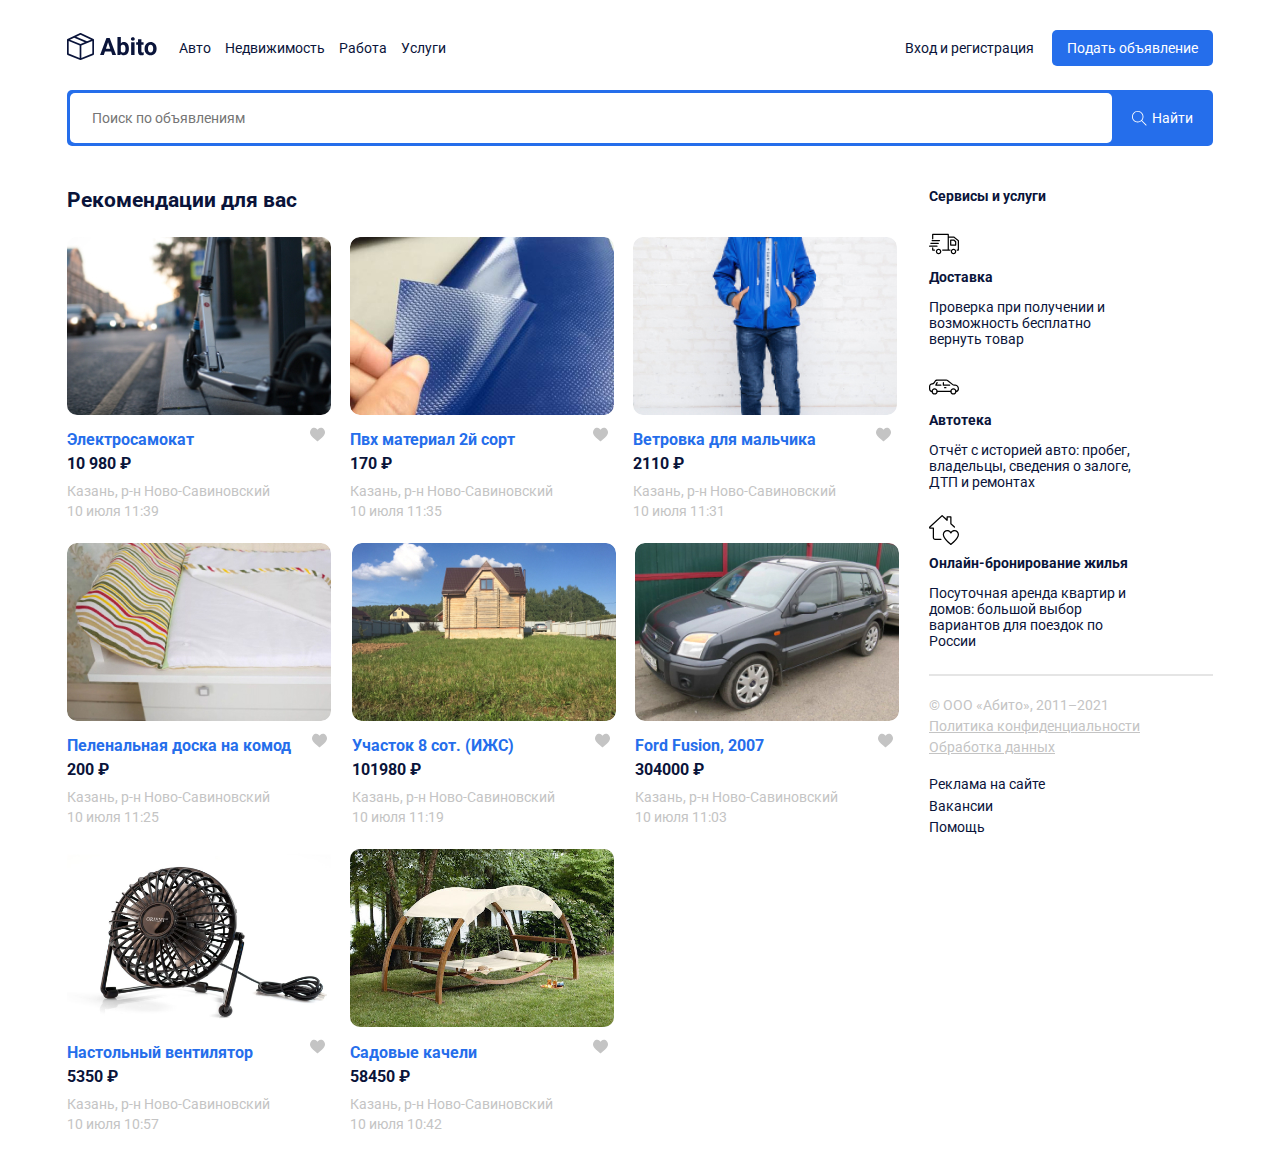
<file: index.html>
<!DOCTYPE html>
<html lang="en">
<head>
    <meta charset="UTF-8">
    <meta http-equiv="X-UA-Compatible" content="IE=edge">
    <meta name="viewport" content="width=device-width, initial-scale=1.0">
    <title>Abito</title>
    <link rel="preconnect" href="https://fonts.googleapis.com">
    <link rel="preconnect" href="https://fonts.gstatic.com" crossorigin>
    <link href="https://fonts.googleapis.com/css2?family=Roboto:wght@400;700&display=swap" rel="stylesheet">
    <link rel="stylesheet" href="css/style.css">
    <link rel="stylesheet" href="css/normalize.css">
</head>
<body>
    <header class="header container">
        <div class="navbar">
            <a href="/index.html" class="logo">
            <img src="img/logo.svg" alt="logo: Abito" class="logo-image"></a>

            <div class="navbar-panel">
                <button class="close-menu"><svg width="37" height="36" viewBox="0 0 37 36" fill="none" xmlns="http://www.w3.org/2000/svg">
                    <path d="M1 0.5L36 35.5M1 35.5L36 0.5" stroke="black" />
                </svg></button>
                

                <nav class="navbar-menu">
                    <ul class="menu">
                        <li class="menu-item">
                            <a href="#" class="menu-link">Авто</a>
                        </li>
                        <li class="menu-item">
                            <a href="#" class="menu-link">Недвижимость</a>
                        </li>
                        <li class="menu-item">
                            <a href="#" class="menu-link">Работа</a>
                        </li>
                        <li class="menu-item">
                            <a href="#" class="menu-link">Услуги</a>
                        </li>
                    </ul>
                </nav>
                
                <div class="button-group">
                    <a href="#" class="button button-link">Вход и регистрация</a>
                    <a href="#" class="button button-primary">Подать объявление</a>
                </div>
            </div>
            <!-- /.button-group -->
<button class="menu-button"><svg width="30" height="30" viewBox="0 0 30 30" fill="none" xmlns="http://www.w3.org/2000/svg">
    <path
        d="M0.937476 9.37501H29.0624C29.58 9.37501 29.9999 8.95498 29.9999 8.43754C29.9999 7.92002 29.5799 7.50006 29.0624 7.50006H0.937476C0.419955 7.50006 0 7.92009 0 8.43754C0 8.95498 0.420033 9.37501 0.937476 9.37501Z"
        fill="black" />
    <path
        d="M29.0624 14.0626H0.937476C0.419955 14.0626 0 14.4826 0 15C0 15.5175 0.420033 15.9375 0.937476 15.9375H29.0624C29.58 15.9375 29.9999 15.5175 29.9999 15C29.9999 14.4826 29.58 14.0626 29.0624 14.0626Z"
        fill="black" />
    <path
        d="M29.0625 20.625H10.3125C9.79495 20.625 9.375 21.0451 9.375 21.5625C9.375 22.08 9.79503 22.5 10.3125 22.5H29.0625C29.58 22.5 29.9999 22.0799 29.9999 21.5625C30 21.045 29.58 20.625 29.0625 20.625Z"
        fill="black" />
</svg>
</button>
        </div>
        <!-- /.navbar -->

        <div class="search-panel">
            <input type="search" class="search-input" placeholder="Поиск по объявлениям">
            <button class="search-button">
                <svg class="search-icon" width="15" height="15" viewBox="0 0 15 15" fill="none" xmlns="http://www.w3.org/2000/svg">
                    <path
                        d="M14.6506 14.0012L10.0862 9.43675C10.9465 8.43352 11.4706 7.13293 11.4706 5.71058C11.4706 2.54822 8.89765 -0.0247192 5.7353 -0.0247192C4.20353 -0.0247192 2.76265 0.571751 1.67824 1.6544C0.595589 2.73793 -0.000881376 4.17881 9.77541e-07 5.71058C9.77541e-07 8.87293 2.57294 11.4459 5.7353 11.4459C7.15765 11.4459 8.45912 10.9218 9.46235 10.0615L14.0268 14.6259L14.6506 14.0012ZM5.7353 10.5635C3.06 10.5635 0.882354 8.38675 0.882354 5.71058C0.881472 4.41352 1.38618 3.19499 2.30294 2.2791C3.21882 1.36234 4.43824 0.857634 5.7353 0.857634C8.41059 0.857634 10.5882 3.0344 10.5882 5.71058C10.5882 8.38587 8.41059 10.5635 5.7353 10.5635Z"
                        fill="white" />
                </svg>

                <span class="search-button-text">Найти</span>
            </button>
        </div>
        <!-- /.search-panel -->
    </header>

    <div class="page-content container">
        <main class="main">
            <h2 class="page-title">Рекомендации для вас</h2>
            <div class="cards">
                <div class="card">
                   <a href="single.html" class="card-link">
                       <img src="img/card-image1.jpg" alt="photo" class="card-image">
                    </a>
                    <div class="card-header">
                        <a href="single.html" class="card-link">
                            <h3 class="card-title">Электросамокат</h3>
                        </a>
                        <button class="like">
                            <img src="img/like.svg" alt="like">
                        </button>
                    </div>
                    <strong class="card-price">10 980 ₽</strong>
                    <p class="card-text">Казань, р-н Ново-Савиновский</p>
                    <p class="card-text">10 июля 11:39</p>
                </div>
                <div class="card">
                    <a href="single.html" class="card-link">
                        <img src="img/card-image2.jpg" alt="photo" class="card-image">
                    </a>
                    <div class="card-header">
                        <a href="single.html" class="card-link">
                            <h3 class="card-title">Пвх материал 2й сорт</h3>
                        </a>
                        <button class="like">
                            <img src="img/like.svg" alt="like">
                        </button>
                    </div>
                    <strong class="card-price">170 ₽</strong>
                    <p class="card-text">Казань, р-н Ново-Савиновский</p>
                    <p class="card-text">10 июля 11:35</p>
                </div>
                <div class="card">
                    <a href="single.html" class="card-link">
                        <img src="img/card-image3.jpg" alt="photo" class="card-image">
                    </a>
                    <div class="card-header">
                        <a href="single.html" class="card-link">
                            <h3 class="card-title">Ветровка для мальчика</h3>
                        </a>
                        <button class="like">
                            <img src="img/like.svg" alt="like">
                        </button>
                    </div>
                    <strong class="card-price">2110 ₽</strong>
                    <p class="card-text">Казань, р-н Ново-Савиновский</p>
                    <p class="card-text">10 июля 11:31</p>
                </div>
                <div class="card">
                    <a href="single.html" class="card-link">
                        <img src="img/card-image4.jpg" alt="photo" class="card-image">
                    </a>
                    <div class="card-header">
                        <a href="single.html" class="card-link">
                            <h3 class="card-title">Пеленальная доска на комод</h3>
                        </a>
                        <button class="like">
                            <img src="img/like.svg" alt="like">
                        </button>
                    </div>
                    <strong class="card-price">200 ₽</strong>
                    <p class="card-text">Казань, р-н Ново-Савиновский</p>
                    <p class="card-text">10 июля 11:25</p>
                </div>
                <div class="card">
                    <a href="single.html" class="card-link">
                        <img src="img/card-image5.jpg" alt="photo" class="card-image">
                    </a>
                    <div class="card-header">
                        <a href="single.html" class="card-link">
                            <h3 class="card-title">Участок 8 сот. (ИЖС)</h3>
                        </a>
                        <button class="like">
                            <img src="img/like.svg" alt="like">
                        </button>
                    </div>
                    <strong class="card-price">101980 ₽</strong>
                    <p class="card-text">Казань, р-н Ново-Савиновский</p>
                    <p class="card-text">10 июля 11:19</p>
                </div>
                <div class="card">
                    <a href="single.html" class="card-link">
                        <img src="img/card-image6.jpg" alt="photo" class="card-image">
                    </a>
                    <div class="card-header">
                        <a href="single.html" class="card-link">
                            <h3 class="card-title">Ford Fusion, 2007</h3>
                        </a>
                        <button class="like">
                            <img src="img/like.svg" alt="like">
                        </button>
                    </div>
                    <strong class="card-price">304000 ₽</strong>
                    <p class="card-text">Казань, р-н Ново-Савиновский</p>
                    <p class="card-text">10 июля 11:03</p>
                </div>
                <div class="card">
                    <a href="single.html" class="card-link">
                        <img src="img/card-image7.jpg" alt="photo" class="card-image">
                    </a>
                    <div class="card-header">
                        <a href="single.html" class="card-link">
                            <h3 class="card-title">Настольный вентилятор</h3>
                        </a>
                        <button class="like">
                            <img src="img/like.svg" alt="like">
                        </button>
                    </div>
                    <strong class="card-price">5350 ₽</strong>
                    <p class="card-text">Казань, р-н Ново-Савиновский</p>
                    <p class="card-text">10 июля 10:57</p>
                </div>
                <div class="card">
                    <a href="single.html" class="card-link">
                        <img src="img/card-image8.jpg" alt="photo" class="card-image">
                    </a>
                    <div class="card-header">
                        <a href="single.html" class="card-link">
                            <h3 class="card-title">Садовые качели</h3>
                        </a>
                        <button class="like">
                            <img src="img/like.svg" alt="like">
                        </button>
                    </div>
                    <strong class="card-price">58450 ₽</strong>
                    <p class="card-text">Казань, р-н Ново-Савиновский</p>
                    <p class="card-text">10 июля 10:42</p>
                </div>
            </div>
        </main>
        <aside class="sidebar">
            <h4 class="page-title">Сервисы и услуги</h4>
            <div class="service">
                <img src="img/shipping.svg" alt="icon: shipping" class="service-image">
                <h5 class="service-title">Доставка</h5>
                <p class="service-text">Проверка при получении и возможность бесплатно вернуть товар</p>
            </div>
            <div class="service">
                <img src="img/sedan.svg" alt="icon: sedan" class="service-image">
                <h5 class="service-title">Автотека</h5>
                <p class="service-text">Отчёт с историей авто: пробег, владельцы, сведения о залоге, ДТП и ремонтах</p>
            </div>
            <div class="service">
                <img src="img/home.svg" alt="icon: home" class="service-image">
                <h5 class="service-title">Онлайн-бронирование жилья</h5>
                <p class="service-text">Посуточная аренда квартир и домов: большой выбор вариантов для поездок по России</p>
            </div>
            <hr color="#E5E5E5">
            <footer class="footer">
                <p class="footer-text">© ООО «Абито», 2011–2021</p>
                <ul class="footer-menu">
                    <li class="footer-menu-item">
                        <a href="#" class="footer-text">Политика конфиденциальности</a>
                        </li>
                        <li class="footer-menu-item">
                        <a href="#" class="footer-text">Обработка данных</a>
                    </li>
                </ul>
                <ul class="footer-menu">
                    <li class="footer-menu-item">
                        <a href="#" class="footer-link">Реклама на сайте</a>
                    </li>
                    <li class="footer-menu-item">
                        <a href="#" class="footer-link">Вакансии</a>
                    </li>
                    <li class="footer-menu-item">
                        <a href="#" class="footer-link">Помощь</a>
                    </li>
                </ul>
            </footer>
        </aside>
    </div>
    <!-- /.page-content -->
    <script src="https://unpkg.com/swiper/swiper-bundle.min.js"></script>
    <script src="js/main.js"></script>
</body>
</html>
</file>
<file: css/style.css>
body {
  font-family: "Roboto", sans-serif;
  font-size: 14px; /* размер шрифта */
  color: #0a143a; /* цвет текста */
}

.container {
  max-width: 1146px; /* макс ширина */
  margin: auto; /* авто выравнивание по середине */
}
.header {
  padding-top: 30px;
  padding-bottom: 30px;
  margin-bottom: 12px;
}
.navbar-panel {
  flex-grow: 1;
  display: flex;
  align-items: center;
}
.navbar {
  display: flex; /* делаем гибкий блок */
  align-items: center; /* выравниваем по вертикали по центру */
  justify-content: space-between; /* разбрасываем элементы по краям */
  margin-bottom: 24px;
}

.navbar-menu {
  margin-right: auto; /* авто отступ справа */
}

.menu {
  list-style: none; /* убираем точки */
  margin: 0; /* обнуляем отступы */
  padding-left: 22px; /* внутренний отступ слева */
  padding-right: 22px;
  display: flex;
}

.menu-item:not(:last-child) {
  /* для всех пунктов меню, кроме последнего */
  margin-right: 14px; /* отступ справа */
}

.menu-link {
  text-decoration: none; /* отключаем подчеркивание ссылок */
  color: inherit; /* берет цвет текста, как у родителя - body */
}

.button {
  text-decoration: none;
  display: inline-block;
  padding: 10px 15px;
  cursor: pointer;
}

.button-link {
  color: inherit;
}

.button-primary {
  background: #256eeb;
  border-radius: 5px;
  color: white;
}

.search-panel {
  height: 50px;
  background: #256eeb;
  border-radius: 5px;
  display: flex;
  padding: 3px;
}
.search-input {
  flex-grow: 1;
  background: white;
  border-radius: 5px;
  border: none;
  padding-left: 22px;
  padding-right: 22px;
}

.search-button {
  background: #256eeb;
  border: none;
  color: white;
  padding-left: 20px;
  padding-right: 17px;
  display: flex;
  align-items: center;
}

.search-button-text {
  margin-left: 5px;
}
.page-content {
  display: grid;
  grid-template-columns: 9fr 3fr;
  grid-column-gap: 10px;
}

.card-image {
  border-radius: 10px;
  width: 264px;
  height: 178px;
}

.cards {
  display: flex;
  flex-wrap: wrap;
}

.card {
  margin-bottom: 20px;
  margin-right: 19px;
}

.card-title {
  font-size: 16px;
  line-height: 19px;
  color: #256eeb;
  margin-top: 12px;
  margin-bottom: 5px;
}

.card-header {
  display: flex;
  justify-content: space-between;
  align-items: center;
}

.like {
  background-color: #fff;
  border: none;
  cursor: pointer;
  margin-left: 15px;
}


.card-price {
  font-size: 16px;
  line-height: 19px;
  margin-bottom: 10px;
  display: block;
}

.card-text {
  font-size: 14px;
  line-height: 16px;
  color: #c4c4c4;
  margin-bottom: 4px;
  margin-top: 0;
}

.card-link {
  text-decoration: none;
}

.sidebar.page-title {
  font-size: 18px;
  line-height: 21px;
}

.service {
  margin-bottom: 25px;
}

.service-title {
  font-weight: bold;
  font-size: 14px;
  line-height: 16px;
  margin-top: 7px;
  margin-bottom: 5px;
}

.service-text {
  font-size: 14px;
  line-height: 16px;
  width: 217px;
}

.footer-text {
  display: inline-block;
  font-size: 14px;
  line-height: 16px;
  color: #c4c4c4;
  margin-bottom: 5px;
}

.footer-menu {
  margin: 0;
  padding: 0;
  list-style: none;
  margin-bottom: 16px;
}

.footer-link {
  color: inherit;
  text-decoration: none;
  display: inline-block;
  margin-bottom: 5px;
}

.main-single {
  display: flex;
  align-items: flex-start;
}
.content {
  max-width: 460px;
  margin-right: 30px;
}

.swiper-container {
  width: 100%;
  height: 300px;
  margin-left: auto;
  margin-right: auto;
  margin-bottom: 10px;
}

.swiper-slide {
  background-size: cover;
  background-position: center;
}


.mySwiper2 {
  border-radius: 10px;
}

.mySwiper2 .swiper-slide {
  height: 0%;
  width: 0%;
  opacity: 0;
}

.mySwiper2 .swiper-slide-active {
  height: 100%;
  width: 100%;
  opacity: 1;
}

.mySwiper {
  height: 20%;
  box-sizing: border-box;
  padding: 10px 0;
}

.mySwiper .swiper-slide {
  width: 25%;
  height: 100%;
  opacity: 0.4;
  border-radius: 10px;
}

.mySwiper .swiper-slide-thumb-active {
  opacity: 1;
}

.swiper-slide img {
  display: block;
  width: 100%;
  height: 100%;
  object-fit: cover;
  border-radius: 3px;

}


.content-text {
  font-size: 14px;
  line-height: 140%;
}
.author {
  min-width: 264px;
}
.author-wrapper {
  display: flex;
  align-items: center;
  justify-content: space-between;
  margin-top: 25px;
  margin-bottom: 30px;
}

.author-avatar {
  width: 50px;
  height: 50px;
  object-fit: cover;
  border-radius: 50%;
}

.author-name {
  font-weight: bold;
  font-size: 14px;
  line-height: 16px;
  display: block;
  margin-bottom: 4px;
}

.rating {
  margin-bottom: 5px;
}
.rating-counter {
  margin-left: 10px;
  opacity: 0.5;
}

.author-status {
  font-size: 12px;
  line-height: 14px;
}
.button-block {
  display: block;
  width: 100%;
  height: 54px;
  margin-bottom: 14px;
  border: none;
}
.button-success {
  background-color: #14b4be;
  border-radius: 5px;
  color: white;
}
.singl-price {
  font-size: 24px;
  line-height: 28px;
  margin-top: 0;
  margin-bottom: 25px;
  display: block;
}
.page-title {
  margin-top: 0;
  margin-bottom: 25px;
}
.menu-button {
  background-color: white;
  border: none;
  cursor: pointer;
  display: none;
}
@media (max-width: 1200px) {
  .container {
    max-width: 960px;
  }
  .card {
    width: 45%;
  }
  .card-image {
    width: 100%;
    height: 200px;
  }
}
.close-menu {
  display: none;
}
@media (max-width: 992px) {
  .container {
    max-width: 740px;
  }
  .card-image {
    height: 150px;
  }
}
@media (max-width: 768px) {
  .container {
    max-width: 560px;
  }
  .close-menu {
    display: block;
    position: absolute;
    right: 30px;
    top: 30px;
    cursor: pointer;
    background-color: white;
    border: none;
  }
  .card {
    width: 100%;
  }
  .page-content {
    grid-template-columns: 8fr 4fr;
  }
  .menu-button {
    display: block;
  }
  .navbar-panel {
    position: fixed;
    right: 0;
    top: 0;
    width: 100%;
    height: 100%;
    background-color: #fff;
    z-index: 9;
    flex-direction: column;
    align-items: center;
    justify-content: center;
    transition: transform 0.2s, opacity 0.2s;
    transform: translateX(100%);
    opacity: 0;
  }
  .is-open {
    transform: translateX(0%);
    opacity: 1;
  }
  .navbar-menu {
    margin-left: auto;
    margin-bottom: 20px;
  }
  .menu {
    flex-direction: column;
    align-items: center;
    justify-content: center;
  }
  .menu-item:not(:last-child) {
    margin-right: 0;
    margin-bottom: 10px;
  }
  .button-group {
    display: flex;
    flex-direction: column;
  }
}
@media (max-width: 576px) {
  .container {
    max-width: 90%;
  }
  .page-content {
    grid-template-columns: 12fr;
  }
  .card-image {
    height: 250px;
  }
  .card {
    margin-right: 0;
  }
  .menu-button {
    display: block;
  }
  .search-button-text {
    display: none;
  }
}
</file>
